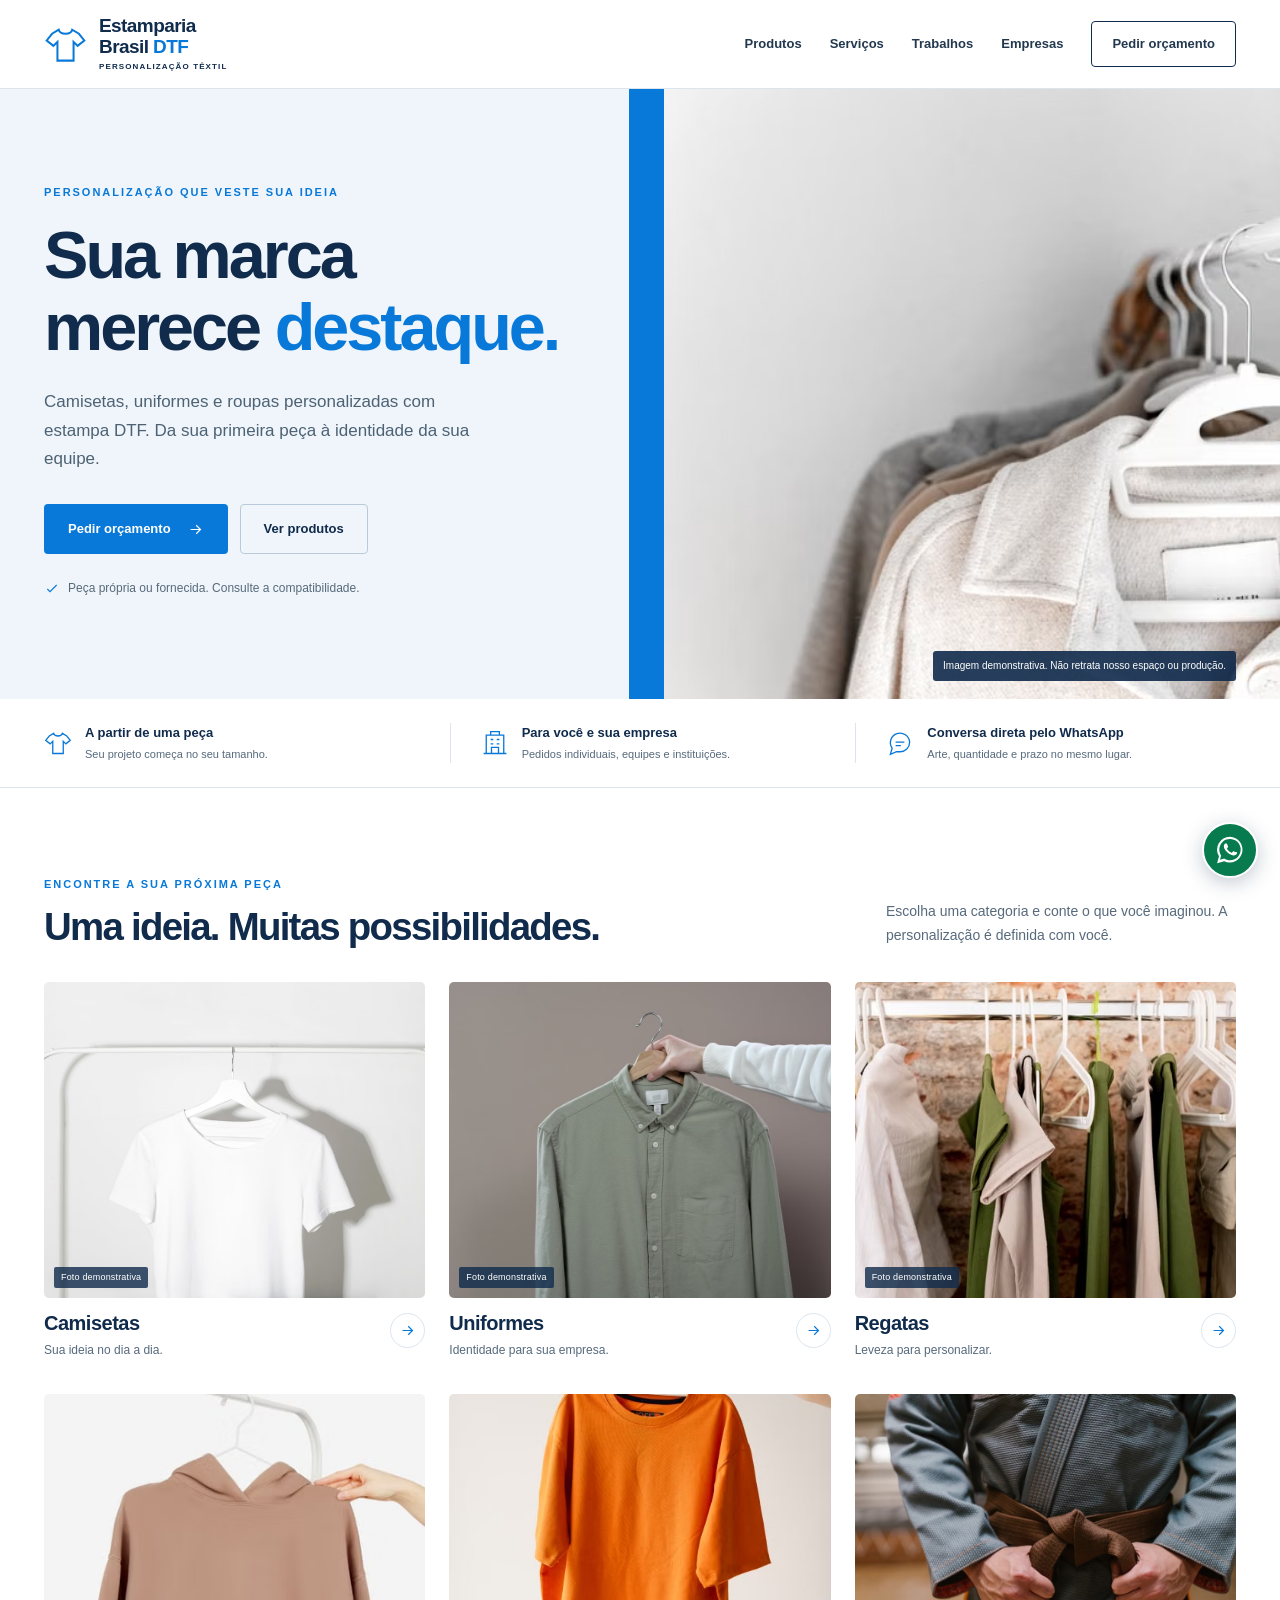
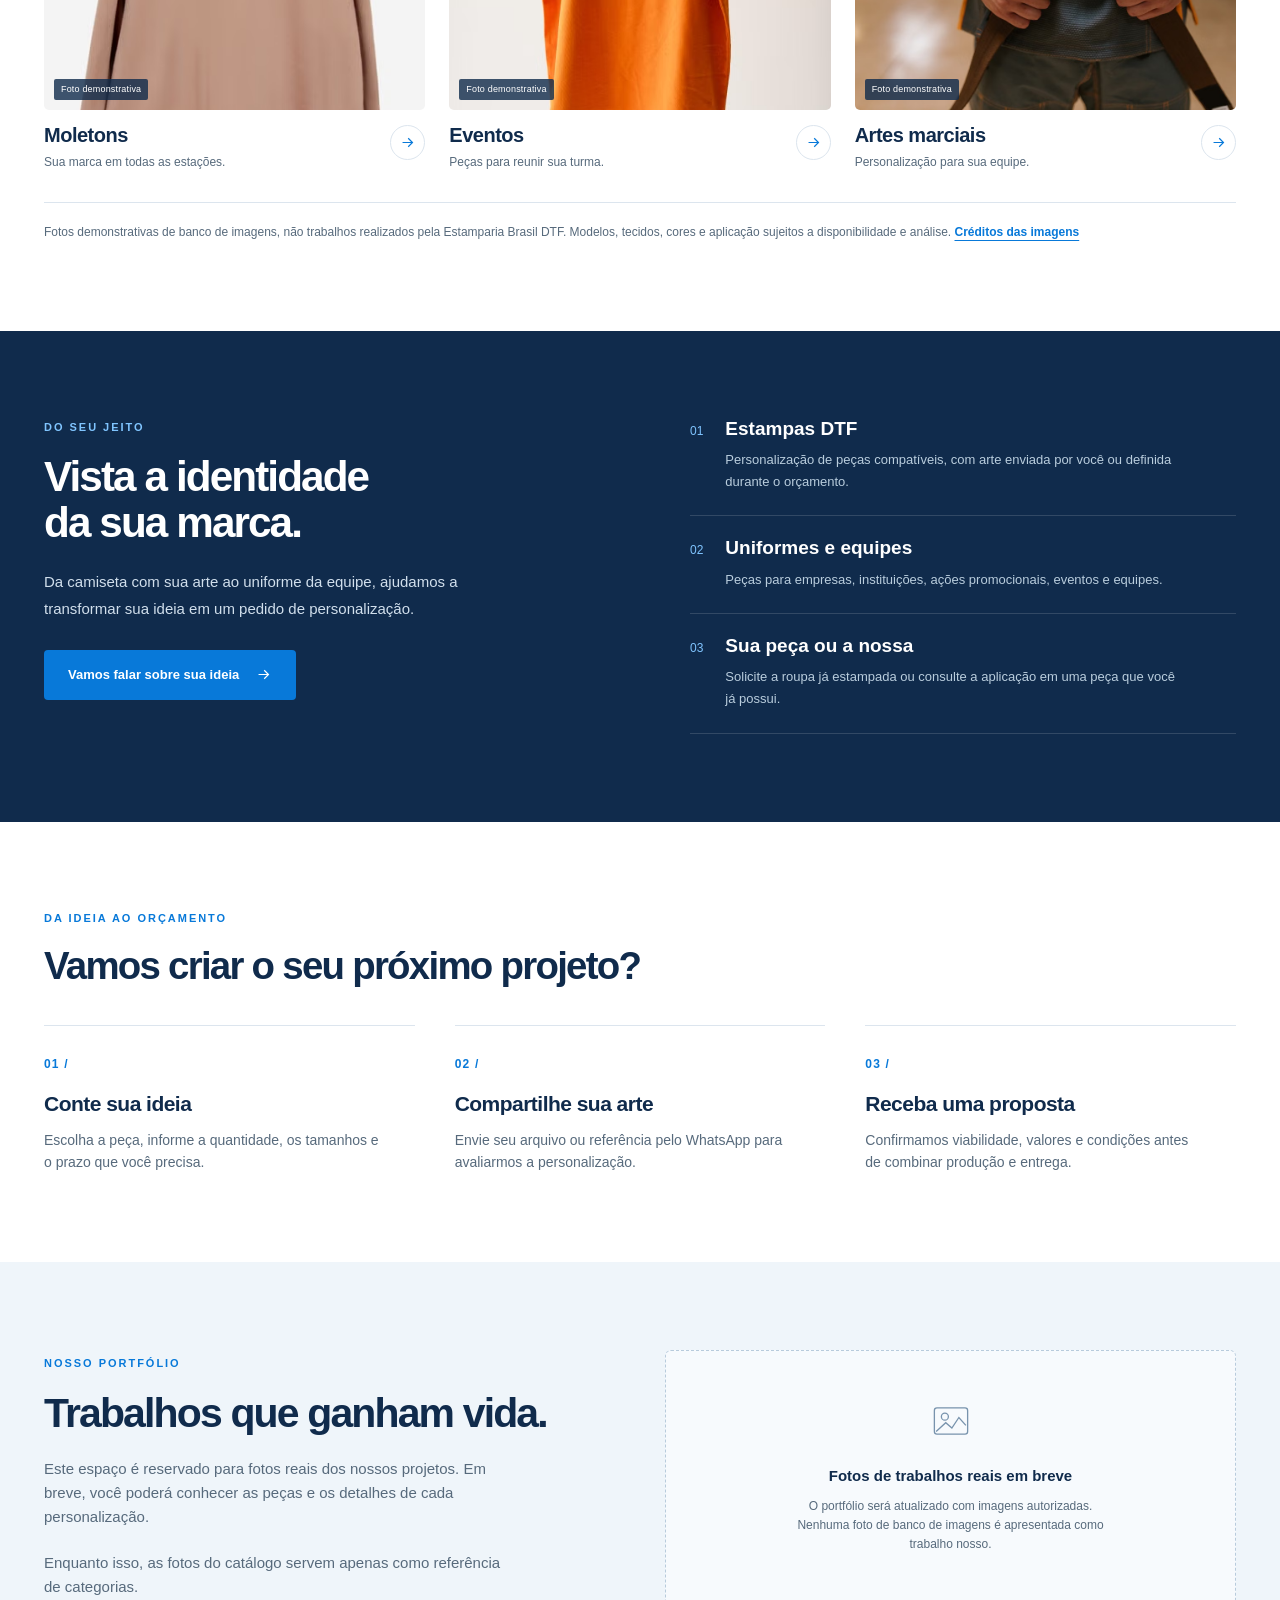
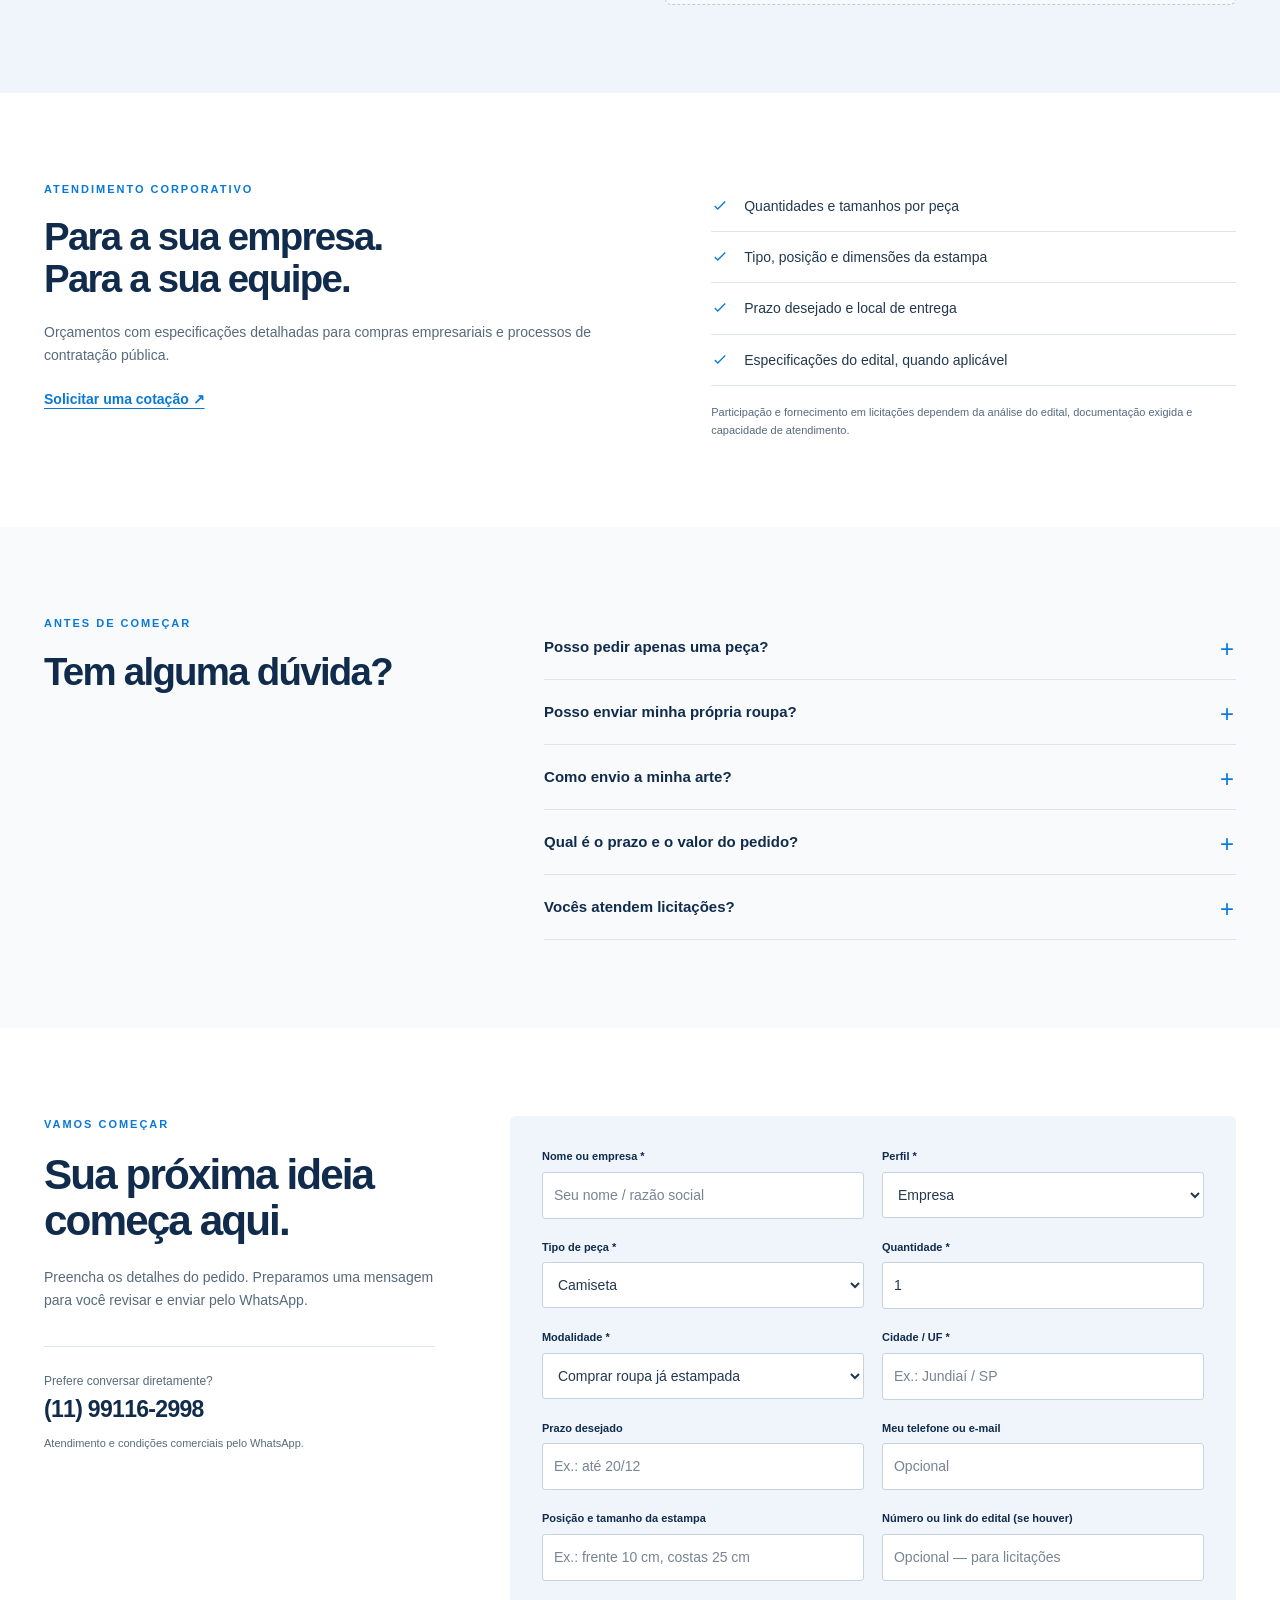
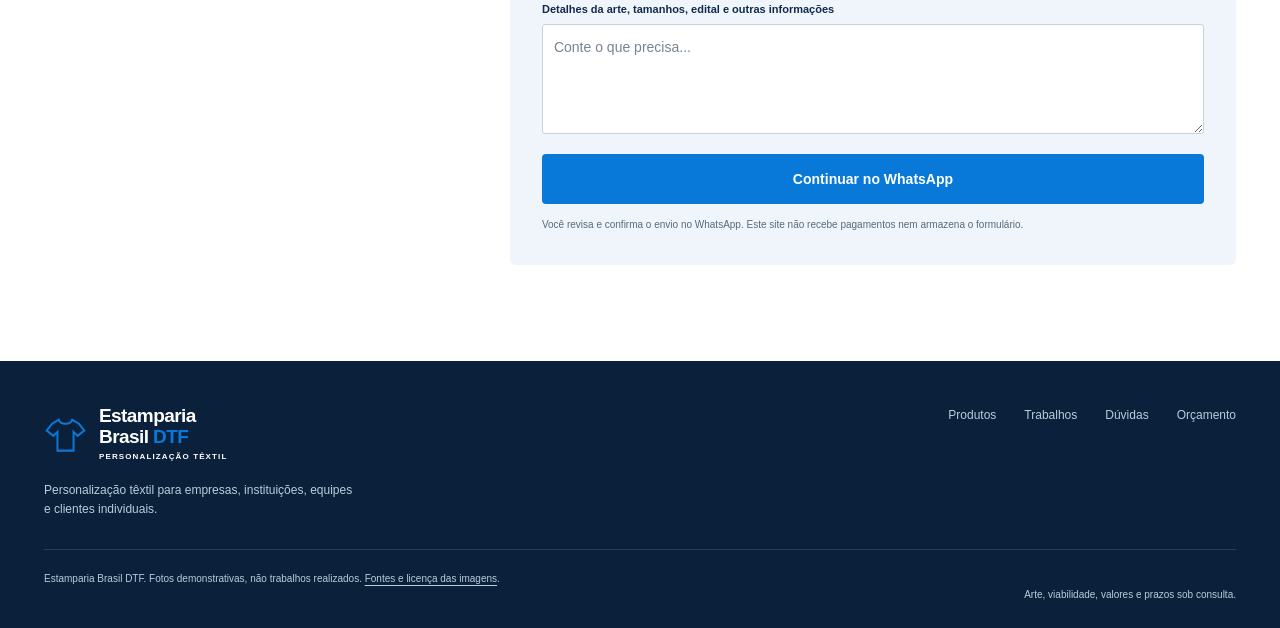
<file: index.html>
<!DOCTYPE html>
<html lang="pt-BR"><head><meta charset="utf-8"><meta name="viewport" content="width=device-width, initial-scale=1"><meta name="theme-color" content="#102b4c"><meta name="description" content="Camisetas, uniformes e roupas personalizadas com estampa DTF. Estamparia Brasil DTF: conte sua ideia e solicite orçamento pelo WhatsApp."><title>Estamparia Brasil DTF | Sua marca merece destaque</title><meta property="og:title" content="Estamparia Brasil DTF | Sua marca merece destaque."><meta property="og:description" content="Personalização têxtil para empresas, equipes, eventos e pedidos individuais. Peça seu orçamento pelo WhatsApp."><meta property="og:type" content="website"><meta property="og:locale" content="pt_BR"><meta property="og:url" content="https://lucaspersonaljundiai-blip.github.io/estamparia-brasil-dtf/"><link rel="canonical" href="https://lucaspersonaljundiai-blip.github.io/estamparia-brasil-dtf/"><link rel="icon" href="favicon.svg" type="image/svg+xml"><link rel="stylesheet" href="styles.css?v=3"><script src="script.js?v=3" defer></script></head>
<body data-site-version="3"><a class="skip" href="#principal">Pular para o conteúdo</a>
<header class="site-header"><div class="wrap head"><a class="brand" href="#inicio" aria-label="Estamparia Brasil DTF, início"><span class="brand-mark"><svg viewBox="0 0 32 32" fill="none" stroke="currentColor" stroke-width="1.5" aria-hidden="true"><path d="m11 5-5 3-4 5 5 4 3-3v14h12V14l3 3 5-4-4-5-5-3c-1 4-9 4-10 0Z"/></svg></span><span>Estamparia<br>Brasil <em>DTF</em><small>PERSONALIZAÇÃO TÊXTIL</small></span></a><button type="button" class="menu-toggle" aria-expanded="false" aria-controls="main-nav"><svg viewBox="0 0 24 24" fill="none" stroke="currentColor" stroke-width="1.7" aria-hidden="true"><path d="M4 6h16M4 12h16M4 18h16"/></svg>Menu</button><nav id="main-nav" class="nav" aria-label="Navegação principal"><a href="#catalogo">Produtos</a><a href="#servicos">Serviços</a><a href="#trabalhos">Trabalhos</a><a href="#empresas">Empresas</a><a class="nav-cta" href="#orcamento">Pedir orçamento </a></nav></div></header>
<main id="principal"><section class="hero" id="inicio"><div class="wrap hero-grid"><div class="hero-copy"><span class="eyebrow">Personalização que veste sua ideia</span><h1>Sua marca<br>merece <span>destaque.</span></h1><p>Camisetas, uniformes e roupas personalizadas com estampa DTF. Da sua primeira peça à identidade da sua equipe.</p><div class="hero-actions"><a class="button button-primary" href="#orcamento">Pedir orçamento <svg viewBox="0 0 24 24" fill="none" stroke="currentColor" stroke-width="1.7" aria-hidden="true"><path d="M5 12h14m-6-6 6 6-6 6"/></svg></a><a class="button button-secondary" href="#catalogo">Ver produtos</a></div><p class="hero-detail"><svg viewBox="0 0 24 24" fill="none" stroke="currentColor" stroke-width="1.7" aria-hidden="true"><path d="m5 12 4 4L19 6"/></svg> Peça própria ou fornecida. Consulte a compatibilidade.</p></div><figure class="hero-figure"><img src="photo-hero.avif" alt="Foto demonstrativa de roupas em uma arara" width="900" height="1000" fetchpriority="high"><figcaption>Imagem demonstrativa. Não retrata nosso espaço ou produção.</figcaption></figure></div></section>
<div class="benefits"><div class="wrap benefit-grid"><div class="benefit"><svg viewBox="0 0 32 32" fill="none" stroke="currentColor" stroke-width="1.5" aria-hidden="true"><path d="m11 5-5 3-4 5 5 4 3-3v14h12V14l3 3 5-4-4-5-5-3c-1 4-9 4-10 0Z"/></svg><div><strong>A partir de uma peça</strong><p>Seu projeto começa no seu tamanho.</p></div></div><div class="benefit"><svg viewBox="0 0 32 32" fill="none" stroke="currentColor" stroke-width="1.5" aria-hidden="true"><path d="M6 28V7h20v21M11 7V3h10v4M3 28h26M12 28v-7h8v7M11 12h3m4 0h3m-10 5h3m4 0h3"/></svg><div><strong>Para você e sua empresa</strong><p>Pedidos individuais, equipes e instituições.</p></div></div><div class="benefit"><svg viewBox="0 0 32 32" fill="none" stroke="currentColor" stroke-width="1.5" aria-hidden="true"><path d="M27 15a11 11 0 0 1-11 11h-4l-7 3 2-7A11 11 0 1 1 27 15Z"/><path d="M11 15h10m-10 4h6"/></svg><div><strong>Conversa direta pelo WhatsApp</strong><p>Arte, quantidade e prazo no mesmo lugar.</p></div></div></div></div>
<section class="section" id="catalogo"><div class="wrap"><div class="section-head"><div><span class="eyebrow">Encontre a sua próxima peça</span><h2>Uma ideia. Muitas possibilidades.</h2></div><p>Escolha uma categoria e conte o que você imaginou. A personalização é definida com você.</p></div><div class="catalog"><article class="product"><a class="product-image" href="#orcamento" data-product="Camiseta" aria-label="Solicitar orçamento: Camisetas"><img src="photo-camisetas.avif" width="600" height="500" loading="lazy" decoding="async" alt="Foto demonstrativa: camiseta branca lisa em cabide"><span class="photo-label">Foto demonstrativa</span></a><div class="product-body"><div><h3>Camisetas</h3><p>Sua ideia no dia a dia.</p></div><a class="product-link" href="#orcamento" data-product="Camiseta" aria-label="Solicitar orçamento: Camisetas"><svg viewBox="0 0 24 24" fill="none" stroke="currentColor" stroke-width="1.7" aria-hidden="true"><path d="M5 12h14m-6-6 6 6-6 6"/></svg></a></div></article><article class="product"><a class="product-image" href="#orcamento" data-product="Uniforme" aria-label="Solicitar orçamento: Uniformes"><img src="photo-uniformes.avif" width="600" height="500" loading="lazy" decoding="async" alt="Foto demonstrativa: camisa verde de botões em cabide; apenas mão visível"><span class="photo-label">Foto demonstrativa</span></a><div class="product-body"><div><h3>Uniformes</h3><p>Identidade para sua empresa.</p></div><a class="product-link" href="#orcamento" data-product="Uniforme" aria-label="Solicitar orçamento: Uniformes"><svg viewBox="0 0 24 24" fill="none" stroke="currentColor" stroke-width="1.7" aria-hidden="true"><path d="M5 12h14m-6-6 6 6-6 6"/></svg></a></div></article><article class="product"><a class="product-image" href="#orcamento" data-product="Regata" aria-label="Solicitar orçamento: Regatas"><img src="photo-regatas.avif" width="600" height="500" loading="lazy" decoding="async" alt="Foto demonstrativa: regatas e roupas sem mangas brancas e verdes em arara, sem pessoas"><span class="photo-label">Foto demonstrativa</span></a><div class="product-body"><div><h3>Regatas</h3><p>Leveza para personalizar.</p></div><a class="product-link" href="#orcamento" data-product="Regata" aria-label="Solicitar orçamento: Regatas"><svg viewBox="0 0 24 24" fill="none" stroke="currentColor" stroke-width="1.7" aria-hidden="true"><path d="M5 12h14m-6-6 6 6-6 6"/></svg></a></div></article><article class="product"><a class="product-image" href="#orcamento" data-product="Moletom" aria-label="Solicitar orçamento: Moletons"><img src="photo-moletons.avif" width="600" height="500" loading="lazy" decoding="async" alt="Foto demonstrativa: moletom marrom em cabide; apenas mão visível"><span class="photo-label">Foto demonstrativa</span></a><div class="product-body"><div><h3>Moletons</h3><p>Sua marca em todas as estações.</p></div><a class="product-link" href="#orcamento" data-product="Moletom" aria-label="Solicitar orçamento: Moletons"><svg viewBox="0 0 24 24" fill="none" stroke="currentColor" stroke-width="1.7" aria-hidden="true"><path d="M5 12h14m-6-6 6 6-6 6"/></svg></a></div></article><article class="product"><a class="product-image" href="#orcamento" data-product="Eventos" aria-label="Solicitar orçamento: Eventos"><img src="photo-eventos.avif" width="600" height="500" loading="lazy" decoding="async" alt="Foto demonstrativa: camiseta laranja lisa, sugestão demonstrativa de peça para evento, não evento real"><span class="photo-label">Foto demonstrativa</span></a><div class="product-body"><div><h3>Eventos</h3><p>Peças para reunir sua turma.</p></div><a class="product-link" href="#orcamento" data-product="Eventos" aria-label="Solicitar orçamento: Eventos"><svg viewBox="0 0 24 24" fill="none" stroke="currentColor" stroke-width="1.7" aria-hidden="true"><path d="M5 12h14m-6-6 6 6-6 6"/></svg></a></div></article><article class="product"><a class="product-image" href="#orcamento" data-product="Equipes e artes marciais" aria-label="Solicitar orçamento: Artes marciais"><img src="photo-artes-marciais.avif" width="600" height="500" loading="lazy" decoding="async" alt="Foto demonstrativa: detalhe de kimono azul e faixa marrom, apenas tronco e mãos, sem marca evidente"><span class="photo-label">Foto demonstrativa</span></a><div class="product-body"><div><h3>Artes marciais</h3><p>Personalização para sua equipe.</p></div><a class="product-link" href="#orcamento" data-product="Equipes e artes marciais" aria-label="Solicitar orçamento: Artes marciais"><svg viewBox="0 0 24 24" fill="none" stroke="currentColor" stroke-width="1.7" aria-hidden="true"><path d="M5 12h14m-6-6 6 6-6 6"/></svg></a></div></article></div><p class="note catalog-note">Fotos demonstrativas de banco de imagens, não trabalhos realizados pela Estamparia Brasil DTF. Modelos, tecidos, cores e aplicação sujeitos a disponibilidade e análise. <a class="text-link" href="creditos.html">Créditos das imagens</a></p></div></section>
<section class="section service-section" id="servicos"><div class="wrap service-grid"><div><span class="eyebrow">Do seu jeito</span><h2>Vista a identidade<br>da sua marca.</h2><p>Da camiseta com sua arte ao uniforme da equipe, ajudamos a transformar sua ideia em um pedido de personalização.</p><a class="button button-primary" href="#orcamento">Vamos falar sobre sua ideia <svg viewBox="0 0 24 24" fill="none" stroke="currentColor" stroke-width="1.7" aria-hidden="true"><path d="M5 12h14m-6-6 6 6-6 6"/></svg></a></div><ul class="service-list"><li><span>01</span><div><h3>Estampas DTF</h3><p>Personalização de peças compatíveis, com arte enviada por você ou definida durante o orçamento.</p></div></li><li><span>02</span><div><h3>Uniformes e equipes</h3><p>Peças para empresas, instituições, ações promocionais, eventos e equipes.</p></div></li><li><span>03</span><div><h3>Sua peça ou a nossa</h3><p>Solicite a roupa já estampada ou consulte a aplicação em uma peça que você já possui.</p></div></li></ul></div></section>
<section class="section" id="processo"><div class="wrap"><span class="eyebrow">Da ideia ao orçamento</span><h2 class="section-title">Vamos criar o seu próximo projeto?</h2><div class="steps"><article class="step"><span class="step-number">01 /</span><h3>Conte sua ideia</h3><p>Escolha a peça, informe a quantidade, os tamanhos e o prazo que você precisa.</p></article><article class="step"><span class="step-number">02 /</span><h3>Compartilhe sua arte</h3><p>Envie seu arquivo ou referência pelo WhatsApp para avaliarmos a personalização.</p></article><article class="step"><span class="step-number">03 /</span><h3>Receba uma proposta</h3><p>Confirmamos viabilidade, valores e condições antes de combinar produção e entrega.</p></article></div></div></section>
<section class="section portfolio-section" id="trabalhos"><div class="wrap portfolio-shell"><div class="portfolio-copy"><span class="eyebrow">Nosso portfólio</span><h2>Trabalhos que ganham vida.</h2><p>Este espaço é reservado para fotos reais dos nossos projetos. Em breve, você poderá conhecer as peças e os detalhes de cada personalização.</p><p class="note">Enquanto isso, as fotos do catálogo servem apenas como referência de categorias.</p></div><div class="portfolio-empty"><svg viewBox="0 0 48 48" fill="none" stroke="currentColor" stroke-width="1.5" aria-hidden="true"><rect x="5" y="9" width="38" height="30" rx="3"/><circle cx="17" cy="19" r="4"/><path d="m7 36 11-10 7 6 8-12 8 9"/></svg><strong>Fotos de trabalhos reais em breve</strong><p>O portfólio será atualizado com imagens autorizadas. Nenhuma foto de banco de imagens é apresentada como trabalho nosso.</p></div></div></section>
<section class="section" id="empresas"><div class="wrap corporate-grid"><div><span class="eyebrow">Atendimento corporativo</span><h2>Para a sua empresa.<br>Para a sua equipe.</h2><p>Orçamentos com especificações detalhadas para compras empresariais e processos de contratação pública.</p><p><a class="text-link" href="#orcamento">Solicitar uma cotação ↗</a></p></div><div><ul class="checklist"><li><svg viewBox="0 0 24 24" fill="none" stroke="currentColor" stroke-width="1.7" aria-hidden="true"><path d="m5 12 4 4L19 6"/></svg>Quantidades e tamanhos por peça</li><li><svg viewBox="0 0 24 24" fill="none" stroke="currentColor" stroke-width="1.7" aria-hidden="true"><path d="m5 12 4 4L19 6"/></svg>Tipo, posição e dimensões da estampa</li><li><svg viewBox="0 0 24 24" fill="none" stroke="currentColor" stroke-width="1.7" aria-hidden="true"><path d="m5 12 4 4L19 6"/></svg>Prazo desejado e local de entrega</li><li><svg viewBox="0 0 24 24" fill="none" stroke="currentColor" stroke-width="1.7" aria-hidden="true"><path d="m5 12 4 4L19 6"/></svg>Especificações do edital, quando aplicável</li></ul><p class="note">Participação e fornecimento em licitações dependem da análise do edital, documentação exigida e capacidade de atendimento.</p></div></div></section>
<section class="section faq-section" id="duvidas"><div class="wrap faq-grid"><div><span class="eyebrow">Antes de começar</span><h2>Tem alguma dúvida?</h2></div><div class="faq"><details><summary>Posso pedir apenas uma peça?</summary><p>Sim. Você pode solicitar orçamento a partir de uma unidade. Valores e viabilidade são confirmados no atendimento.</p></details><details><summary>Posso enviar minha própria roupa?</summary><p>Sim, desde que o material e a peça sejam compatíveis com a personalização. Avaliamos antes de confirmar o pedido.</p></details><details><summary>Como envio a minha arte?</summary><p>Você pode compartilhar seu arquivo ou referência no WhatsApp após iniciar o atendimento. O formulário deste site não recebe arquivos.</p></details><details><summary>Qual é o prazo e o valor do pedido?</summary><p>Prazo, valor e entrega são definidos no orçamento, conforme peças, quantidade, arte e disponibilidade. Não há pagamento pelo site.</p></details><details><summary>Vocês atendem licitações?</summary><p>Analisamos as especificações e condições do edital para verificar a possibilidade de participação e fornecimento.</p></details></div></div></section>
<section class="section quote-section" id="orcamento"><div class="wrap quote-grid"><div class="quote-copy"><span class="eyebrow">Vamos começar</span><h2>Sua próxima ideia começa aqui.</h2><p>Preencha os detalhes do pedido. Preparamos uma mensagem para você revisar e enviar pelo WhatsApp.</p><div class="contact-block"><span>Prefere conversar diretamente?</span><a href="https://wa.me/5511991162998" target="_blank" rel="noopener noreferrer">(11) 99116-2998</a><p>Atendimento e condições comerciais pelo WhatsApp.</p></div></div><form id="quote"><div><label for="nome">Nome ou empresa *</label><input id="nome" name="nome" autocomplete="name" maxlength="100" placeholder="Seu nome / razão social" required=""/></div><div><label for="tipo">Perfil *</label><select id="tipo" required=""><option value="Empresa">Empresa</option><option value="Órgão público / licitação">Órgão público / licitação</option><option value="Instituição">Instituição</option><option value="Pessoa física">Pessoa física</option></select></div><div><label for="peca">Tipo de peça *</label><select id="peca" required=""><option>Camiseta</option><option>Uniforme</option><option>Moletom</option><option>Regata</option><option>Calça ou bermuda</option><option>Eventos</option><option>Equipes e artes marciais</option><option>Outra peça</option></select></div><div><label for="quantidade">Quantidade *</label><input id="quantidade" min="1" required="" step="1" type="number" value="1"/></div><div><label for="modalidade">Modalidade *</label><select id="modalidade" required><option>Comprar roupa já estampada</option><option>Estampar roupa fornecida por mim</option><option>Quero avaliar as duas opções</option></select></div><div><label for="cidade">Cidade / UF *</label><input id="cidade" name="cidade" autocomplete="address-level2" maxlength="100" placeholder="Ex.: Jundiaí / SP" required=""/></div><div><label for="prazo">Prazo desejado</label><input id="prazo" maxlength="100" placeholder="Ex.: até 20/12"/></div><div><label for="contato">Meu telefone ou e-mail</label><input id="contato" maxlength="100" placeholder="Opcional"/></div><div><label for="estampa">Posição e tamanho da estampa</label><input id="estampa" maxlength="120" placeholder="Ex.: frente 10 cm, costas 25 cm"/></div><div><label for="edital">Número ou link do edital (se houver)</label><input id="edital" maxlength="250" placeholder="Opcional — para licitações"/></div><div class="full"><label for="detalhes">Detalhes da arte, tamanhos, edital e outras informações</label><textarea id="detalhes" maxlength="2000" placeholder="Conte o que precisa..."></textarea></div><div class="full"><button class="button button-primary form-submit" type="submit">Continuar no WhatsApp</button><p class="note privacy-note">Você revisa e confirma o envio no WhatsApp. Este site não recebe pagamentos nem armazena o formulário.</p></div></form></div></section>
</main><footer class="site-footer"><div class="wrap"><div class="footer-top"><div><a class="brand" href="#inicio"><span class="brand-mark"><svg viewBox="0 0 32 32" fill="none" stroke="currentColor" stroke-width="1.5" aria-hidden="true"><path d="m11 5-5 3-4 5 5 4 3-3v14h12V14l3 3 5-4-4-5-5-3c-1 4-9 4-10 0Z"/></svg></span><span>Estamparia<br>Brasil <em>DTF</em><small>PERSONALIZAÇÃO TÊXTIL</small></span></a><p class="footer-description">Personalização têxtil para empresas, instituições, equipes e clientes individuais.</p></div><div class="footer-links"><a href="#catalogo">Produtos</a><a href="#trabalhos">Trabalhos</a><a href="#duvidas">Dúvidas</a><a href="#orcamento">Orçamento</a></div></div><div class="footer-bottom"><p>Estamparia Brasil DTF. Fotos demonstrativas, não trabalhos realizados. <a href="creditos.html">Fontes e licença das imagens</a>.</p><p>Arte, viabilidade, valores e prazos sob consulta.</p></div></div></footer><a class="floating-wa" href="https://wa.me/5511991162998?text=Ol%C3%A1%21%20Gostaria%20de%20um%20or%C3%A7amento%20na%20Estamparia%20Brasil%20DTF." target="_blank" rel="noopener noreferrer" aria-label="Falar com a Estamparia Brasil DTF pelo WhatsApp"><svg viewBox="0 0 32 32" fill="currentColor" aria-hidden="true"><path d="M16 .9A14.7 14.7 0 0 0 3.4 23.2L1.3 31l8-2.1A14.7 14.7 0 1 0 16 .9Zm0 26.8c-2.2 0-4.3-.6-6.2-1.7l-.4-.2-4.8 1.3 1.3-4.7-.3-.5A12.2 12.2 0 1 1 16 27.7Zm6.7-9.1c-.4-.2-2.2-1.1-2.5-1.2-.3-.1-.6-.2-.8.2-.2.3-.9 1.1-1.1 1.3-.2.2-.4.3-.8.1-.4-.2-1.5-.6-2.9-1.8-1.1-1-1.8-2.2-2-2.6-.2-.4 0-.6.2-.7l.6-.7.4-.6c.1-.2 0-.5 0-.7l-1.2-2.8c-.3-.7-.6-.6-.8-.6h-.7c-.2 0-.6.1-.9.4-.3.4-1.2 1.2-1.2 3s1.3 3.5 1.5 3.7c.2.2 2.6 4 6.3 5.6.9.4 1.6.6 2.1.7.9.3 1.7.3 2.4.2.7-.1 2.2-.9 2.5-1.7.3-.8.3-1.5.2-1.7-.1-.2-.3-.3-.7-.5Z"/></svg></a></body></html>
</file>
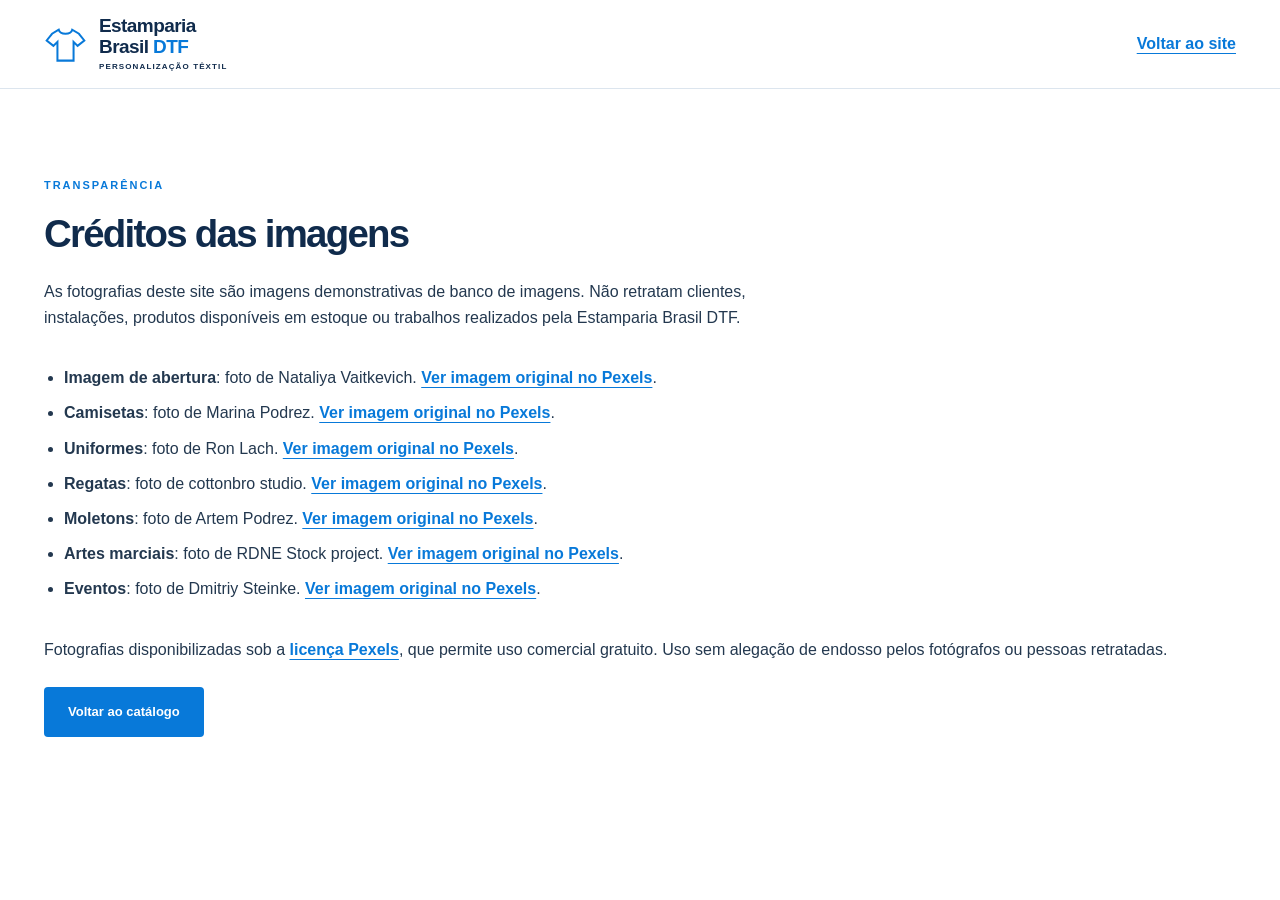
<file: creditos.html>
<!DOCTYPE html><html lang="pt-BR"><head><meta charset="utf-8"><meta name="viewport" content="width=device-width,initial-scale=1"><title>Créditos das imagens | Estamparia Brasil DTF</title><link rel="icon" href="favicon.svg"><link rel="stylesheet" href="styles.css?v=3"></head><body><header class="site-header"><div class="wrap head"><a class="brand" href="index.html"><span class="brand-mark"><svg viewBox="0 0 32 32" fill="none" stroke="currentColor" stroke-width="1.5" aria-hidden="true"><path d="m11 5-5 3-4 5 5 4 3-3v14h12V14l3 3 5-4-4-5-5-3c-1 4-9 4-10 0Z"/></svg></span><span>Estamparia<br>Brasil <em>DTF</em><small>PERSONALIZAÇÃO TÊXTIL</small></span></a><a class="text-link" href="index.html">Voltar ao site</a></div></header><main class="section"><div class="wrap"><span class="eyebrow">Transparência</span><h1 class="section-title">Créditos das imagens</h1><p style="max-width:760px;margin-top:25px">As fotografias deste site são imagens demonstrativas de banco de imagens. Não retratam clientes, instalações, produtos disponíveis em estoque ou trabalhos realizados pela Estamparia Brasil DTF.</p><ul style="padding-left:20px;line-height:2.2;margin-block:30px"><li><strong>Imagem de abertura</strong>: foto de Nataliya Vaitkevich. <a class="text-link" href="https://www.pexels.com/photo/hanged-clothes-on-a-clothes-rack-4641825/" target="_blank" rel="noopener noreferrer">Ver imagem original no Pexels</a>.</li><li><strong>Camisetas</strong>: foto de Marina Podrez. <a class="text-link" href="https://www.pexels.com/photo/white-t-shirt-hanging-on-a-rack-11671964/" target="_blank" rel="noopener noreferrer">Ver imagem original no Pexels</a>.</li><li><strong>Uniformes</strong>: foto de Ron Lach. <a class="text-link" href="https://www.pexels.com/photo/person-holding-green-dress-shirt-9594952/" target="_blank" rel="noopener noreferrer">Ver imagem original no Pexels</a>.</li><li><strong>Regatas</strong>: foto de cottonbro studio. <a class="text-link" href="https://www.pexels.com/photo/white-tank-top-on-green-textile-4721153/" target="_blank" rel="noopener noreferrer">Ver imagem original no Pexels</a>.</li><li><strong>Moletons</strong>: foto de Artem Podrez. <a class="text-link" href="https://www.pexels.com/photo/a-person-holding-a-brown-hoodie-6786666/" target="_blank" rel="noopener noreferrer">Ver imagem original no Pexels</a>.</li><li><strong>Artes marciais</strong>: foto de RDNE Stock project. <a class="text-link" href="https://www.pexels.com/photo/close-up-of-a-brown-belt-8612015/" target="_blank" rel="noopener noreferrer">Ver imagem original no Pexels</a>.</li><li><strong>Eventos</strong>: foto de Dmitriy Steinke. <a class="text-link" href="https://www.pexels.com/photo/orange-t-shirt-held-on-hanger-isolated-36392069/" target="_blank" rel="noopener noreferrer">Ver imagem original no Pexels</a>.</li></ul><p>Fotografias disponibilizadas sob a <a class="text-link" href="https://www.pexels.com/license/" target="_blank" rel="noopener noreferrer">licença Pexels</a>, que permite uso comercial gratuito. Uso sem alegação de endosso pelos fotógrafos ou pessoas retratadas.</p><p style="margin-top:25px"><a class="button button-primary" href="index.html#catalogo">Voltar ao catálogo</a></p></div></main></body></html>
</file>
<file: styles.css>
:root{--navy:#102b4c;--deep:#0b203a;--blue:#0879d9;--ink:#23384f;--muted:#576a7c;--pale:#eff5fa;--line:#dce5ee;--header-offset:96px;--font:Arial,Helvetica,sans-serif}*{box-sizing:border-box}html{scroll-behavior:smooth}body{margin:0;color:var(--ink);background:#fff;font:16px/1.6 var(--font);-webkit-font-smoothing:antialiased}a{color:inherit;text-decoration:none}button,input,select,textarea{font:inherit}button,a,input,select,textarea,summary{-webkit-tap-highlight-color:transparent}button{cursor:pointer}img{max-width:100%;display:block}svg{display:block}h1,h2,h3,p{margin:0}h1,h2,h3{color:var(--navy);line-height:1.08}h1,h2{letter-spacing:-.045em}p+p{margin-top:16px}.wrap{width:min(1240px,calc(100% - 88px));margin-inline:auto}[id]{scroll-margin-top:var(--header-offset)}:focus-visible{outline:3px solid var(--blue);outline-offset:5px}.skip{position:fixed;top:12px;left:-999px;z-index:100;background:#fff;padding:14px}.skip:focus{left:12px}.site-header{position:sticky;top:0;z-index:20;background:#fff;border-bottom:1px solid var(--line)}.head{min-height:88px;display:flex;gap:35px;justify-content:space-between;align-items:center}.brand{display:flex;align-items:center;gap:12px;color:var(--navy);font-weight:800;letter-spacing:-.03em;line-height:1.08;font-size:19px;flex:none}.brand-mark{height:43px;width:43px;color:var(--blue)}.brand small{display:block;letter-spacing:.14em;font-size:8px;font-weight:600;margin-top:6px}.brand em{font-style:normal;color:var(--blue)}.nav{display:flex;align-items:center;gap:28px;font-size:13px;font-weight:600}.nav a{padding:14px 0}.nav a:hover{color:var(--blue)}.nav .nav-cta{padding:12px 20px;border:1px solid var(--navy);border-radius:4px}.nav .nav-cta:hover{background:var(--navy);color:white}.menu-toggle{display:none;background:none;border:1px solid var(--line);border-radius:4px;color:var(--navy);min-height:44px;padding:8px 11px;align-items:center;gap:8px;font-size:13px;font-weight:700}.menu-toggle svg{width:18px;height:18px}.eyebrow{display:block;color:var(--blue);font-size:11px;letter-spacing:.18em;font-weight:800;text-transform:uppercase;margin-bottom:18px}.hero{position:relative;overflow:hidden;background:var(--pale)}.hero-grid{display:grid;grid-template-columns:1fr 1fr;min-height:610px;align-items:center;gap:48px}.hero-copy{padding:65px 0 70px;position:relative;z-index:1}.hero h1{font-size:clamp(44px,5.2vw,73px);font-weight:800;max-width:580px}.hero h1 span{color:var(--blue)}.hero-copy>p{font-size:17px;line-height:1.7;color:#4d6275;max-width:460px;margin-top:24px}.hero-actions{display:flex;gap:12px;flex-wrap:wrap;margin-top:30px}.button{display:inline-flex;align-items:center;justify-content:center;gap:16px;min-height:50px;padding:13px 23px;font-size:13px;line-height:1.4;font-weight:700;border-radius:4px;border:1px solid transparent;transition:background .2s,color .2s}.button-primary{background:var(--blue);color:#fff}.button-primary:hover{background:#0663b3}.button-secondary{background:transparent;color:var(--navy);border-color:#b8cadb}.button-secondary:hover{background:white}.button svg{width:17px;height:17px}.hero-copy .hero-detail{font-size:12px;margin-top:24px;color:var(--muted);display:flex;gap:8px;align-items:center}.hero-detail svg{width:16px;height:16px;color:var(--blue)}.hero-figure{margin:0;position:relative;align-self:stretch;min-width:0}.hero-figure::after{content:"";position:absolute;left:-35px;top:0;bottom:0;width:35px;background:var(--blue)}.hero-figure img{width:calc(100% + max(44px,(100vw - 1240px)/2));max-width:none;height:100%;object-fit:cover;object-position:center}.hero-figure figcaption{position:absolute;bottom:18px;right:0;background:#102b4ce6;color:white;padding:7px 10px;border-radius:3px;font-size:10px;max-width:90%}.benefits{border-bottom:1px solid var(--line);background:white}.benefit-grid{display:grid;grid-template-columns:repeat(3,1fr);padding-block:24px;gap:25px}.benefit{display:flex;gap:13px;align-items:center}.benefit+.benefit{border-left:1px solid var(--line);padding-left:30px}.benefit svg{width:28px;height:28px;flex:none;color:var(--blue)}.benefit strong{display:block;font-size:13px;color:var(--navy)}.benefit p{font-size:11px;color:var(--muted);margin-top:2px}.section{padding:88px 0}.section-head{display:flex;justify-content:space-between;gap:40px;align-items:end;margin-bottom:35px}.section-head h2,.section-title{font-size:clamp(30px,3vw,43px);max-width:620px}.section-head .eyebrow{margin-bottom:12px}.section-head>p{max-width:350px;color:var(--muted);font-size:14px;line-height:1.7}.catalog{display:grid;grid-template-columns:repeat(3,minmax(0,1fr));gap:34px 24px}.product{min-width:0}.product-image{display:block;overflow:hidden;position:relative;background:var(--pale);aspect-ratio:1.21;border-radius:5px}.product-image img{width:100%;height:100%;object-fit:cover;transition:transform .35s}.product:hover .product-image img{transform:scale(1.035)}.photo-label{position:absolute;bottom:10px;left:10px;color:#fff;background:#102b4ccc;font-size:9px;letter-spacing:.02em;padding:3px 7px;border-radius:2px}.product-body{display:flex;align-items:start;justify-content:space-between;gap:15px;padding-top:15px}.product h3{font-size:20px;letter-spacing:-.025em}.product p{font-size:12px;color:var(--muted);margin-top:7px}.product-link{width:35px;height:35px;display:grid;place-items:center;border:1px solid var(--line);border-radius:50%;color:var(--blue);flex:none}.product-link:hover{background:var(--blue);border-color:var(--blue);color:#fff}.product-link svg{width:17px;height:17px}.note{font-size:12px;color:var(--muted);line-height:1.6}.catalog-note{margin-top:30px;padding-top:20px;border-top:1px solid var(--line)}.text-link{color:var(--blue);font-weight:700;text-decoration:underline;text-underline-offset:4px}.service-section{background:var(--navy);color:#d1dfec}.service-grid{display:grid;grid-template-columns:1fr 1fr;gap:100px;align-items:start}.service-section h2{color:white;font-size:clamp(32px,3.3vw,46px);max-width:450px}.service-section .eyebrow{color:#80c5ff}.service-section p{max-width:460px;font-size:15px;line-height:1.75;margin-top:24px}.service-section .button{margin-top:28px}.service-list{margin:0;padding:0;list-style:none}.service-list li{padding:22px 0;border-bottom:1px solid #ffffff24;display:flex;gap:22px}.service-list li:first-child{padding-top:0}.service-list span{font-size:12px;color:#80c5ff;padding-top:3px}.service-list h3{color:white;font-size:19px}.service-list p{font-size:13px;color:#b9cddd;line-height:1.7;margin-top:10px}.steps{display:grid;grid-template-columns:repeat(3,1fr);gap:40px;margin-top:38px}.step{border-top:1px solid var(--line);padding-top:24px}.step-number{color:var(--blue);font-size:12px;font-weight:800;letter-spacing:.1em}.step h3{font-size:21px;margin-top:18px;letter-spacing:-.025em}.step p{font-size:14px;color:var(--muted);margin-top:13px;max-width:340px}.portfolio-section{background:var(--pale)}.portfolio-shell{display:grid;grid-template-columns:1fr 1fr;gap:50px;align-items:center}.portfolio-copy h2{font-size:clamp(30px,3.2vw,44px)}.portfolio-copy p{font-size:15px;margin-top:22px;color:var(--muted);max-width:470px}.portfolio-empty{border:1px dashed #b8cbdc;border-radius:6px;min-height:255px;display:flex;flex-direction:column;align-items:center;justify-content:center;text-align:center;padding:36px;background:#ffffff80}.portfolio-empty svg{width:42px;height:42px;color:#7893ad;margin-bottom:22px}.portfolio-empty strong{font-size:15px;color:var(--navy)}.portfolio-empty p{font-size:12px;color:var(--muted);max-width:310px;margin-top:9px}.corporate-grid{display:grid;grid-template-columns:1.1fr 1fr;gap:90px;align-items:start}.corporate-grid h2{font-size:clamp(30px,3vw,42px)}.corporate-grid p{margin-top:22px;color:var(--muted);font-size:14px}.checklist{margin:0;padding:0;list-style:none}.checklist li{display:flex;align-items:start;gap:15px;padding:14px 0;border-bottom:1px solid var(--line);font-size:14px}.checklist svg{width:18px;height:18px;color:var(--blue);flex:none;margin-top:2px}.corporate-grid .note{font-size:11px;margin-top:18px}.faq-section{background:#f8fafc}.faq-grid{display:grid;grid-template-columns:.85fr 1.4fr;gap:80px}.faq-grid h2{font-size:clamp(30px,3vw,42px)}.faq details{border-bottom:1px solid var(--line)}.faq summary{list-style:none;padding:20px 36px 20px 0;cursor:pointer;font-size:15px;font-weight:700;color:var(--navy);position:relative}.faq summary::-webkit-details-marker{display:none}.faq summary::after{content:'+';position:absolute;right:2px;top:15px;font-size:24px;color:var(--blue);font-weight:400}.faq details[open] summary::after{content:'−'}.faq details p{padding:0 36px 22px 0;color:var(--muted);font-size:14px;line-height:1.7}.quote-section{padding-bottom:96px}.quote-grid{display:grid;grid-template-columns:.7fr 1.3fr;gap:75px;align-items:start}.quote-copy{position:sticky;top:125px}.quote-copy h2{font-size:clamp(34px,3.3vw,47px)}.quote-copy>p{margin-top:23px;font-size:14px;color:var(--muted)}.contact-block{border-top:1px solid var(--line);margin-top:35px;padding-top:25px}.contact-block span{font-size:12px;display:block;color:var(--muted)}.contact-block a{font-size:23px;color:var(--navy);font-weight:700;letter-spacing:-.03em}.contact-block p{font-size:11px;color:var(--muted);margin-top:7px}form{display:grid;grid-template-columns:1fr 1fr;gap:20px 18px;background:var(--pale);padding:32px;border-radius:6px}form>div{min-width:0}label{display:block;font-size:11px;font-weight:700;color:var(--navy);line-height:1.5}input,select,textarea{display:block;width:100%;min-width:0;margin-top:7px;border:1px solid #c5d3df;border-radius:3px;padding:12px 11px;background:white;color:var(--ink);font-size:14px;line-height:1.5;min-height:46px}input::placeholder,textarea::placeholder{color:#778492;opacity:1}textarea{min-height:110px;resize:vertical}.full{grid-column:1/-1}.form-submit{width:100%;font-size:14px}.privacy-note{margin-top:13px;font-size:10px}.site-footer{background:var(--deep);color:#b9cddd;padding:45px 0 25px}.footer-top{display:flex;justify-content:space-between;gap:40px;padding-bottom:30px}.site-footer .brand{color:#fff}.footer-description{max-width:310px;font-size:12px;margin-top:19px}.footer-links{display:flex;align-items:start;gap:28px;font-size:12px}.footer-links a:hover{color:white}.footer-bottom{border-top:1px solid #ffffff20;padding-top:20px;display:flex;justify-content:space-between;gap:30px;font-size:10px;line-height:1.7}.footer-bottom p{max-width:650px}.footer-bottom a{text-decoration:underline;text-underline-offset:3px}.floating-wa{position:fixed;bottom:22px;right:22px;z-index:25;width:56px;height:56px;display:grid;place-items:center;border-radius:50%;background:#087b4e;color:white;box-shadow:0 5px 20px #102b4c40;border:2px solid white}.floating-wa:hover{background:#05643e}.floating-wa svg{width:28px;height:28px}.visually-hidden{position:absolute;width:1px;height:1px;overflow:hidden;clip:rect(0,0,0,0);white-space:nowrap}.form-status{font-size:12px;color:var(--navy);margin-top:12px}.form-status:empty{display:none}@media(min-width:1500px){.hero-grid{min-height:640px}}@media(max-width:1050px){.wrap{width:calc(100% - 52px)}.head{gap:20px}.nav{gap:20px;font-size:12px}.brand{font-size:17px}.hero-grid{gap:34px;min-height:570px}.hero h1{font-size:57px}.hero-copy>p{font-size:15px}.hero-figure::after{left:-20px;width:20px}.hero-figure img{width:calc(100% + 26px)}.service-grid{gap:60px}.quote-grid{gap:40px}.corporate-grid{gap:55px}.faq-grid{gap:50px}.benefit+.benefit{padding-left:20px}.benefit-grid{gap:16px}.benefit strong{font-size:12px}.benefit p{font-size:10px}}@media(max-width:800px){:root{--header-offset:90px}.wrap{width:calc(100% - 40px)}.head{min-height:76px;flex-wrap:wrap;gap:0}.brand{font-size:17px}.brand-mark{width:36px;height:36px}.brand small{font-size:7px}.menu-toggle{display:inline-flex}.nav{width:100%;display:flex;flex-direction:column;align-items:stretch;gap:0;padding:6px 0 18px}.head.menu-ready .nav{display:none}.head.menu-ready.menu-open .nav{display:flex;max-height:calc(100dvh - 90px);overflow:auto}.nav a{font-size:14px;padding:12px 6px}.nav .nav-cta{border:0;padding:12px 6px}.hero-grid{grid-template-columns:1.05fr 1fr;gap:30px;min-height:485px}.hero h1{font-size:45px}.hero-copy{padding:50px 0}.hero-copy>p{font-size:14px;margin-top:20px}.hero-actions{gap:9px;margin-top:25px}.button{padding:12px 17px;font-size:12px}.hero-copy .hero-detail{font-size:10px;align-items:start}.hero-figure img{width:calc(100% + 20px)}.hero-figure figcaption{font-size:8px;right:0}.benefit-grid{padding-block:22px;gap:18px}.benefit{gap:10px}.benefit svg{width:23px;height:23px}.benefit+.benefit{padding-left:15px}.benefit p{display:none}.section{padding:62px 0}.section-head{gap:30px}.section-head>p{max-width:290px;font-size:13px}.catalog{gap:28px 18px;grid-template-columns:repeat(2,minmax(0,1fr))}.service-grid,.corporate-grid{gap:40px}.steps{gap:26px}.step h3{font-size:18px}.step p{font-size:13px}.portfolio-shell{gap:30px}.quote-grid{grid-template-columns:1fr;gap:30px}.quote-copy{position:static;display:grid;grid-template-columns:1fr 1fr;gap:0 50px}.quote-copy .eyebrow,.quote-copy h2,.quote-copy>p{grid-column:1}.contact-block{grid-column:2;grid-row:2/4;margin-top:0;padding-top:20px}.faq-grid{grid-template-columns:1fr;gap:22px}.footer-links{gap:20px}}@media(max-width:580px){.wrap{width:calc(100% - 36px)}.head{min-height:73px}.hero-grid{grid-template-columns:1fr;gap:0;min-height:0}.hero-copy{padding:43px 0 34px}.eyebrow{font-size:10px;margin-bottom:15px}.hero h1{font-size:48px;max-width:410px}.hero-copy>p{font-size:14px;max-width:400px;margin-top:19px;line-height:1.75}.hero-actions{margin-top:25px}.hero-actions .button{font-size:12px;padding:13px 20px}.hero-copy .hero-detail{margin-top:19px;font-size:10px}.hero-figure{height:255px;margin-left:0;margin-right:-18px}.hero-figure::after{left:-18px;width:8px;top:0}.hero-figure img{width:100%;object-position:center 45%}.hero-figure figcaption{right:12px;bottom:12px;max-width:85%;font-size:8px}.benefit-grid{grid-template-columns:1fr;gap:13px;padding-block:22px}.benefit+.benefit{border:0;padding-left:0}.benefit p{display:block;font-size:10px}.benefit strong{font-size:12px}.benefit{gap:14px}.benefit svg{width:25px;height:25px}.section{padding:50px 0}.section-head{display:block;margin-bottom:27px}.section-head h2,.section-title{font-size:33px}.section-head>p{max-width:none;margin-top:18px;font-size:13px}.catalog{gap:26px 14px}.product-image{aspect-ratio:.86;border-radius:4px}.product-body{padding-top:13px;gap:7px}.product h3{font-size:17px;line-height:1.18}.product p{font-size:10px;line-height:1.5;margin-top:6px}.product-link{width:29px;height:29px;margin-top:0}.product-link svg{width:14px;height:14px}.photo-label{bottom:7px;left:7px;font-size:7px;padding:2px 5px}.catalog-note{font-size:10px;line-height:1.7;margin-top:25px;padding-top:18px}.service-grid,.corporate-grid,.portfolio-shell{grid-template-columns:1fr;gap:35px}.service-section h2{font-size:36px}.service-section p{font-size:14px;margin-top:20px}.service-list li{padding:20px 0}.service-list h3{font-size:18px}.service-list p{font-size:12px;margin-top:9px}.steps{grid-template-columns:1fr;gap:23px;margin-top:28px}.step{display:grid;grid-template-columns:35px 1fr;gap:0 14px;padding-top:23px}.step-number{grid-row:1/3;padding-top:3px}.step h3{margin-top:0;font-size:20px}.step p{margin-top:10px;max-width:none;font-size:13px}.portfolio-copy h2,.corporate-grid h2,.faq-grid h2{font-size:34px}.portfolio-copy p{font-size:13px;margin-top:19px}.portfolio-empty{min-height:220px;padding:28px}.portfolio-empty svg{width:36px;height:36px}.corporate-grid p{font-size:13px;margin-top:20px}.corporate-grid .note{font-size:10px}.checklist li{font-size:13px}.faq summary{font-size:14px;padding-block:19px}.faq details p{font-size:13px}.quote-copy{display:block}.quote-copy h2{font-size:36px;max-width:330px}.quote-copy>p{font-size:13px;margin-top:18px}.contact-block{margin-top:25px;padding-top:20px}.contact-block a{font-size:22px}form{padding:22px 17px;gap:18px 13px}input,select,textarea{font-size:16px;padding:11px 9px}label{font-size:10px}form>div{grid-column:1/-1}.privacy-note{font-size:10px}.site-footer{padding:35px 0 80px}.footer-top{display:block}.footer-links{flex-wrap:wrap;margin-top:27px;font-size:11px;gap:16px 24px}.footer-bottom{display:block;font-size:9px}.footer-bottom>p+p{margin-top:16px}.floating-wa{width:52px;height:52px;bottom:17px;right:16px}.floating-wa svg{width:26px;height:26px}}@media(max-width:350px){.hero h1{font-size:42px}.brand{font-size:15px;gap:8px}.brand small{font-size:6px}.brand-mark{width:32px;height:32px}.menu-toggle{font-size:12px;padding-inline:9px}.hero-actions .button{padding-inline:15px}.product h3{font-size:15px}}@media(prefers-reduced-motion:reduce){html{scroll-behavior:auto}*,*::before,*::after{transition:none!important}}
/* Keep photograph dimensions independent of the grid's intrinsic row sizing. */
.hero-figure img{position:absolute;inset:0}
</file>
